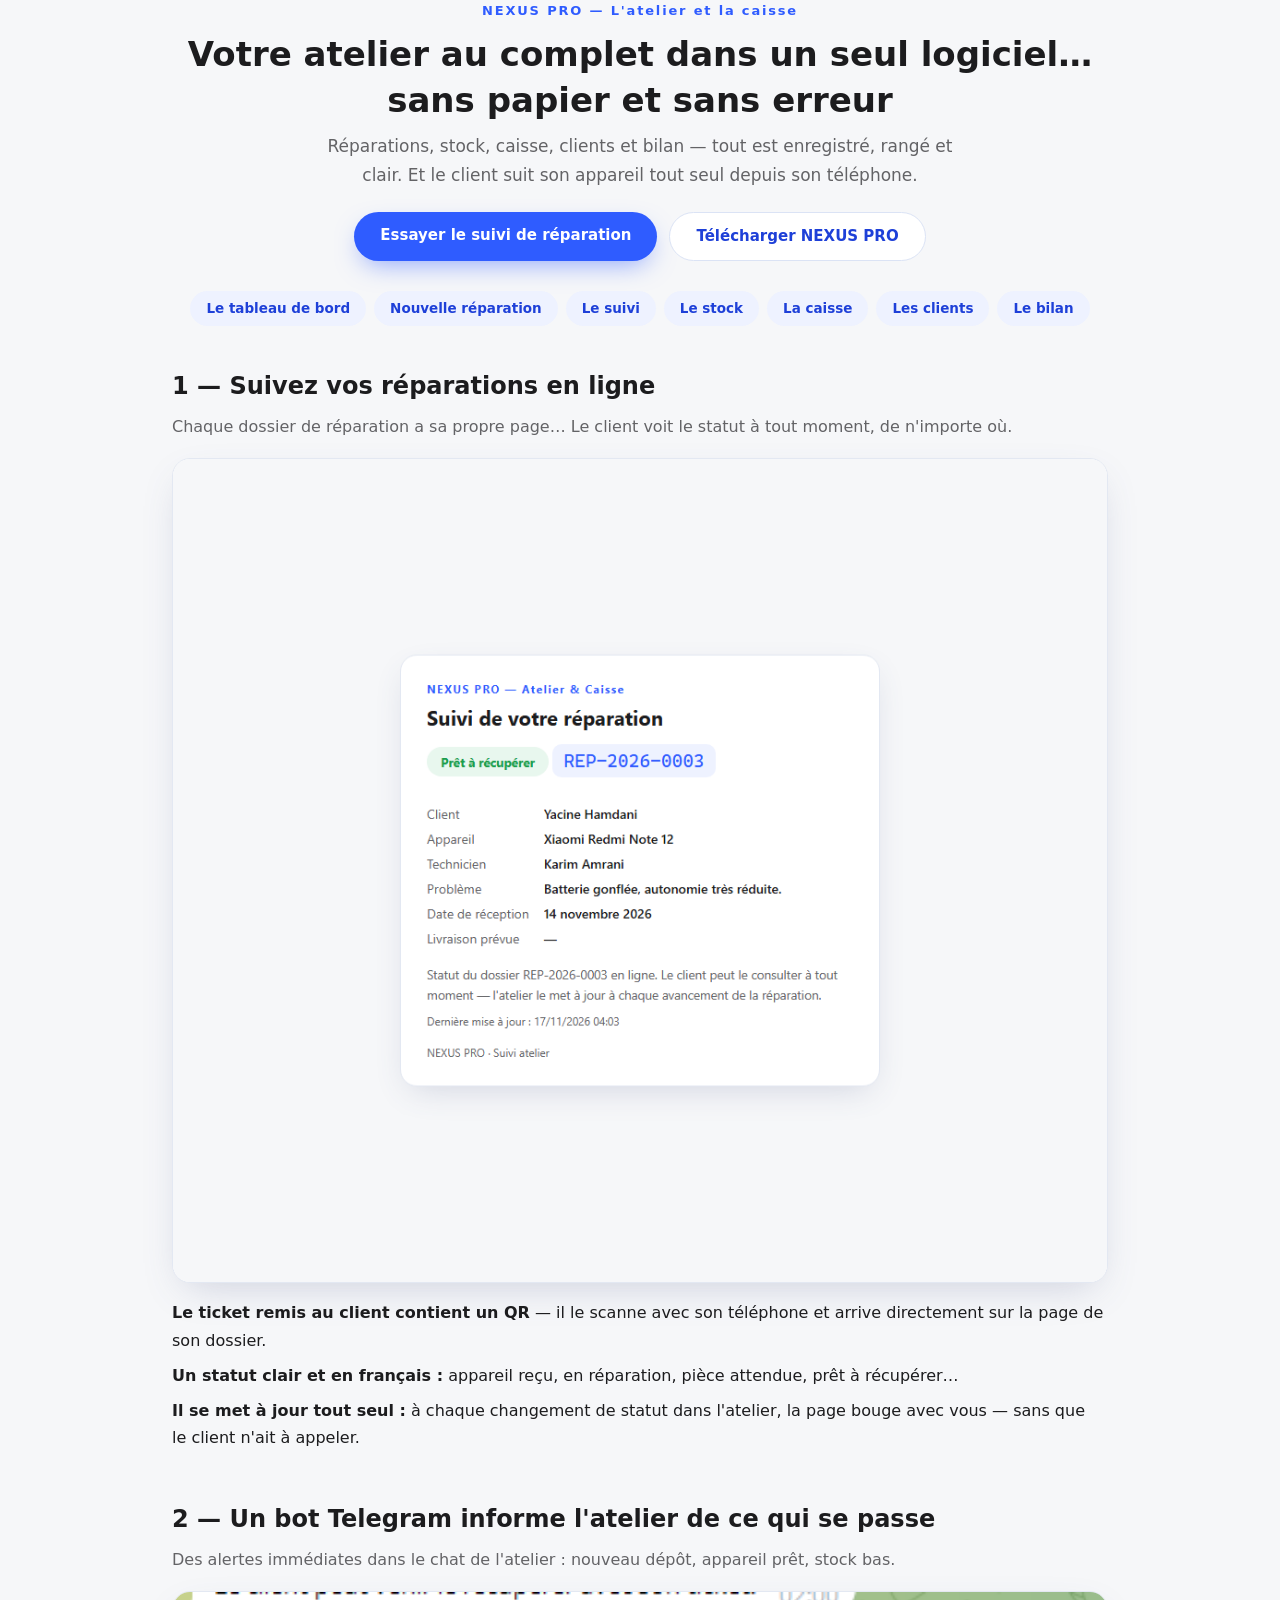
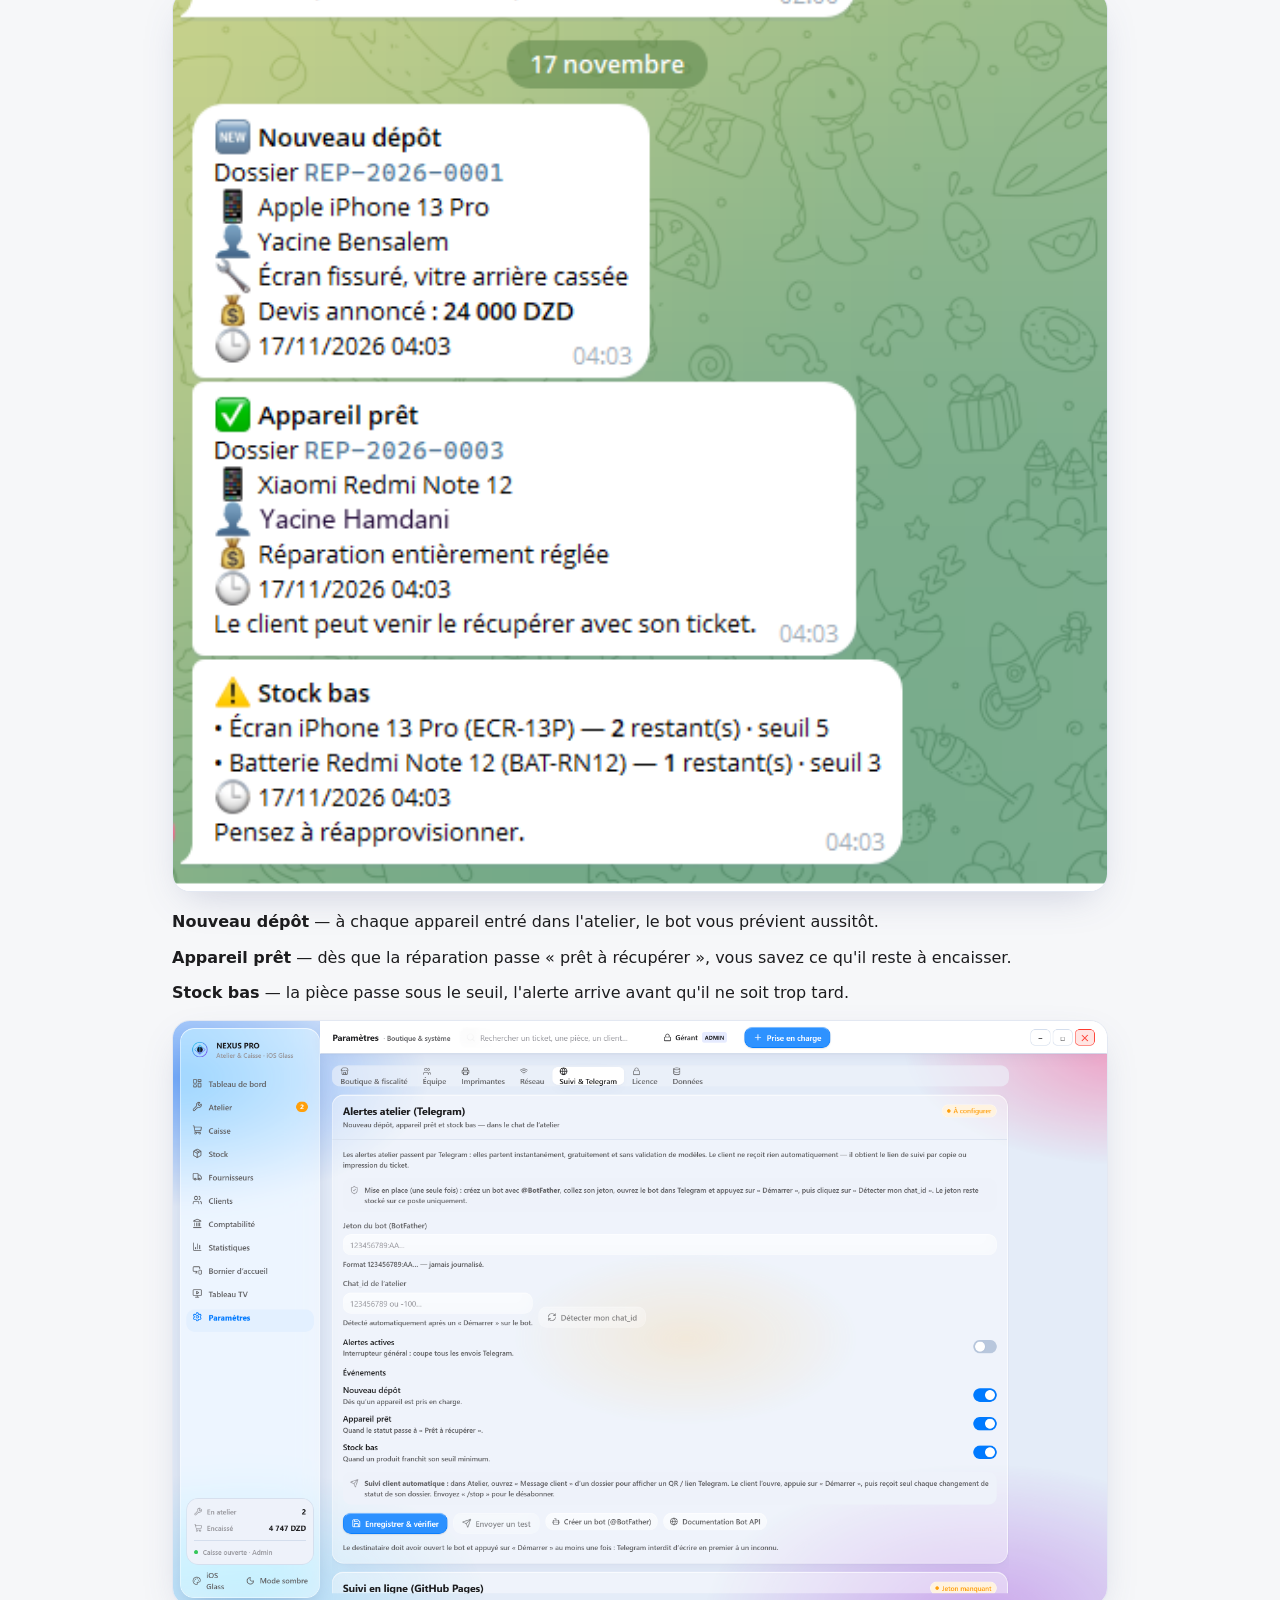
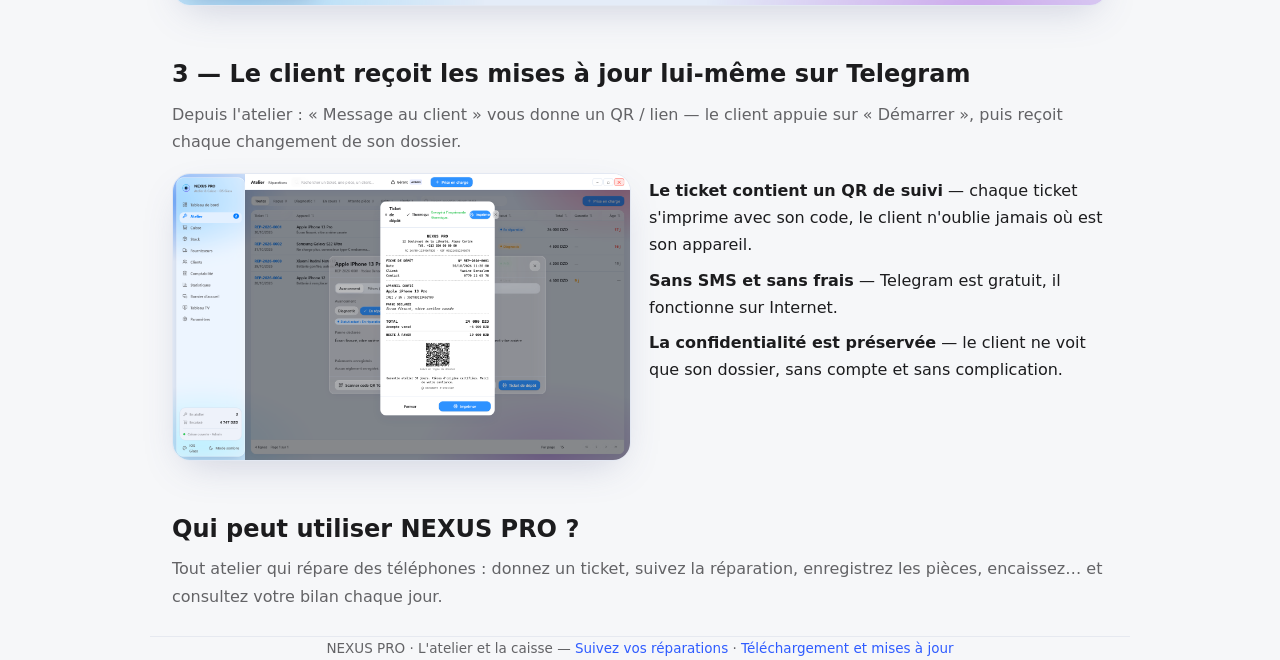
<file: docs/index.html>
<!doctype html>
<html lang="fr" dir="ltr">
<head>
  <meta charset="UTF-8" />
  <meta name="viewport" content="width=device-width, initial-scale=1.0" />
  <title>NEXUS PRO — L'atelier et la caisse dans un seul logiciel</title>
  <meta name="description" content="NEXUS PRO : le logiciel de l'atelier et de la caisse — réparations, stock, clients et tickets avec QR. Suivez vos réparations en ligne." />
  <style>
    :root { --bg: #f6f7f9; --surface: #fff; --ink: #1c1c1e; --muted: #636366; --accent: #2f5cff; --accent-ink: #1e40d8; --ok: #1a9e4b; }
    * { box-sizing: border-box; }
    body { margin: 0; font-family: 'Segoe UI', 'Tahoma', system-ui, -apple-system, sans-serif; background: var(--bg); color: var(--ink); line-height: 1.7; }
    a { color: var(--accent); text-decoration: none; }
    .wrap { max-width: 980px; margin: 0 auto; padding: 0 22px; }

    header { padding: 46px 0 10px; text-align: center; }
    .brand { font-size: 13px; letter-spacing: .14em; color: var(--accent); font-weight: 800; }
    h1 { font-size: 34px; margin: 10px 0 8px; line-height: 1.35; }
    .lead { font-size: 17px; color: var(--muted); max-width: 640px; margin: 0 auto; }
    .cta { display: flex; gap: 12px; justify-content: center; flex-wrap: wrap; margin-top: 22px; }
    .btn { display: inline-block; padding: 11px 26px; border-radius: 999px; font-weight: 700; font-size: 15px; }
    .btn-primary { background: var(--accent); color: #fff; box-shadow: 0 10px 26px -8px rgba(47,92,255,.55); }
    .btn-ghost { background: #fff; color: var(--accent-ink); border: 1px solid #dbe3f5; }

    .chips { display: flex; gap: 8px; flex-wrap: wrap; justify-content: center; margin: 30px auto 0; padding: 0; list-style: none; }
    .chips li { background: #eef2ff; color: var(--accent-ink); border-radius: 999px; padding: 6px 16px; font-size: 13.5px; font-weight: 700; }

    section { padding: 40px 0 8px; }
    section h2 { font-size: 24px; margin: 0 0 6px; }
    section p.sub { color: var(--muted); margin: 0 0 18px; }
    .shot { background: var(--surface); border: 1px solid #e3e8f2; border-radius: 18px; box-shadow: 0 14px 40px -14px rgba(80,90,140,.28); overflow: hidden; }
    .shot img { display: block; width: 100%; height: auto; }
    .points { margin: 16px 0 0; padding: 0; list-style: none; display: grid; gap: 8px; }
    .points li { padding-right: 4px; }
    .points b { color: var(--ink); }

    .grid2 { display: grid; grid-template-columns: 1fr 1fr; gap: 18px; align-items: start; }
    @media (max-width: 760px) { .grid2 { grid-template-columns: 1fr; } }

    footer { margin-top: 46px; padding: 26px 0 34px; border-top: 1px solid #e6e9f0; color: var(--muted); font-size: 13.5px; text-align: center; }
  </style>
</head>
<body>
  <header class="wrap">
    <div class="brand">NEXUS PRO — L'atelier et la caisse</div>
    <h1>Votre atelier au complet dans un seul logiciel… sans papier et sans erreur</h1>
    <p class="lead">
      Réparations, stock, caisse, clients et bilan — tout est enregistré, rangé et clair.
      Et le client suit son appareil tout seul depuis son téléphone.
    </p>
    <div class="cta">
      <a class="btn btn-primary" href="suivi/">Essayer le suivi de réparation</a>
      <a class="btn btn-ghost" href="https://github.com/mohlinkinpark1-prog/nexus-pro-releases/releases/latest">Télécharger NEXUS PRO</a>
    </div>
    <ul class="chips">
      <li>Le tableau de bord</li>
      <li>Nouvelle réparation</li>
      <li>Le suivi</li>
      <li>Le stock</li>
      <li>La caisse</li>
      <li>Les clients</li>
      <li>Le bilan</li>
    </ul>
  </header>

  <main class="wrap">
    <section>
      <h2>1 — Suivez vos réparations en ligne</h2>
      <p class="sub">Chaque dossier de réparation a sa propre page… Le client voit le statut à tout moment, de n'importe où.</p>
      <div class="shot"><img src="assets/site-suivi.png" alt="Page de suivi de réparation" loading="lazy" /></div>
      <ul class="points">
        <li><b>Le ticket remis au client contient un QR</b> — il le scanne avec son téléphone et arrive directement sur la page de son dossier.</li>
        <li><b>Un statut clair et en français :</b> appareil reçu, en réparation, pièce attendue, prêt à récupérer…</li>
        <li><b>Il se met à jour tout seul :</b> à chaque changement de statut dans l'atelier, la page bouge avec vous — sans que le client n'ait à appeler.</li>
      </ul>
    </section>

    <section>
      <h2>2 — Un bot Telegram informe l'atelier de ce qui se passe</h2>
      <p class="sub">Des alertes immédiates dans le chat de l'atelier : nouveau dépôt, appareil prêt, stock bas.</p>
      <div class="shot"><img src="assets/tg-chat.png" alt="Le vrai chat Telegram — alertes du bot" loading="lazy" /></div>
      <ul class="points">
        <li><b>Nouveau dépôt</b> — à chaque appareil entré dans l'atelier, le bot vous prévient aussitôt.</li>
        <li><b>Appareil prêt</b> — dès que la réparation passe « prêt à récupérer », vous savez ce qu'il reste à encaisser.</li>
        <li><b>Stock bas</b> — la pièce passe sous le seuil, l'alerte arrive avant qu'il ne soit trop tard.</li>
      </ul>
      <div class="shot" style="margin-top: 14px;"><img src="assets/app-telegram.png" alt="Réglages du bot Telegram dans le logiciel" loading="lazy" /></div>
    </section>

    <section>
      <h2>3 — Le client reçoit les mises à jour lui-même sur Telegram</h2>
      <p class="sub">Depuis l'atelier : « Message au client » vous donne un QR / lien — le client appuie sur « Démarrer », puis reçoit chaque changement de son dossier.</p>
      <div class="grid2">
        <div class="shot"><img src="assets/app-ticket-qr.png" alt="Ticket avec le QR de suivi" loading="lazy" /></div>
        <ul class="points" style="margin-top: 4px;">
          <li><b>Le ticket contient un QR de suivi</b> — chaque ticket s'imprime avec son code, le client n'oublie jamais où est son appareil.</li>
          <li><b>Sans SMS et sans frais</b> — Telegram est gratuit, il fonctionne sur Internet.</li>
          <li><b>La confidentialité est préservée</b> — le client ne voit que son dossier, sans compte et sans complication.</li>
        </ul>
      </div>
    </section>

    <section>
      <h2>Qui peut utiliser NEXUS PRO ?</h2>
      <p class="sub">Tout atelier qui répare des téléphones : donnez un ticket, suivez la réparation, enregistrez les pièces, encaissez… et consultez votre bilan chaque jour.</p>
    </section>
  </main>

  <footer class="wrap">
    NEXUS PRO · L'atelier et la caisse —
    <a href="suivi/">Suivez vos réparations</a> ·
    <a href="https://github.com/mohlinkinpark1-prog/nexus-pro-releases/releases">Téléchargement et mises à jour</a>
  </footer>
</body>
</html>
</file>
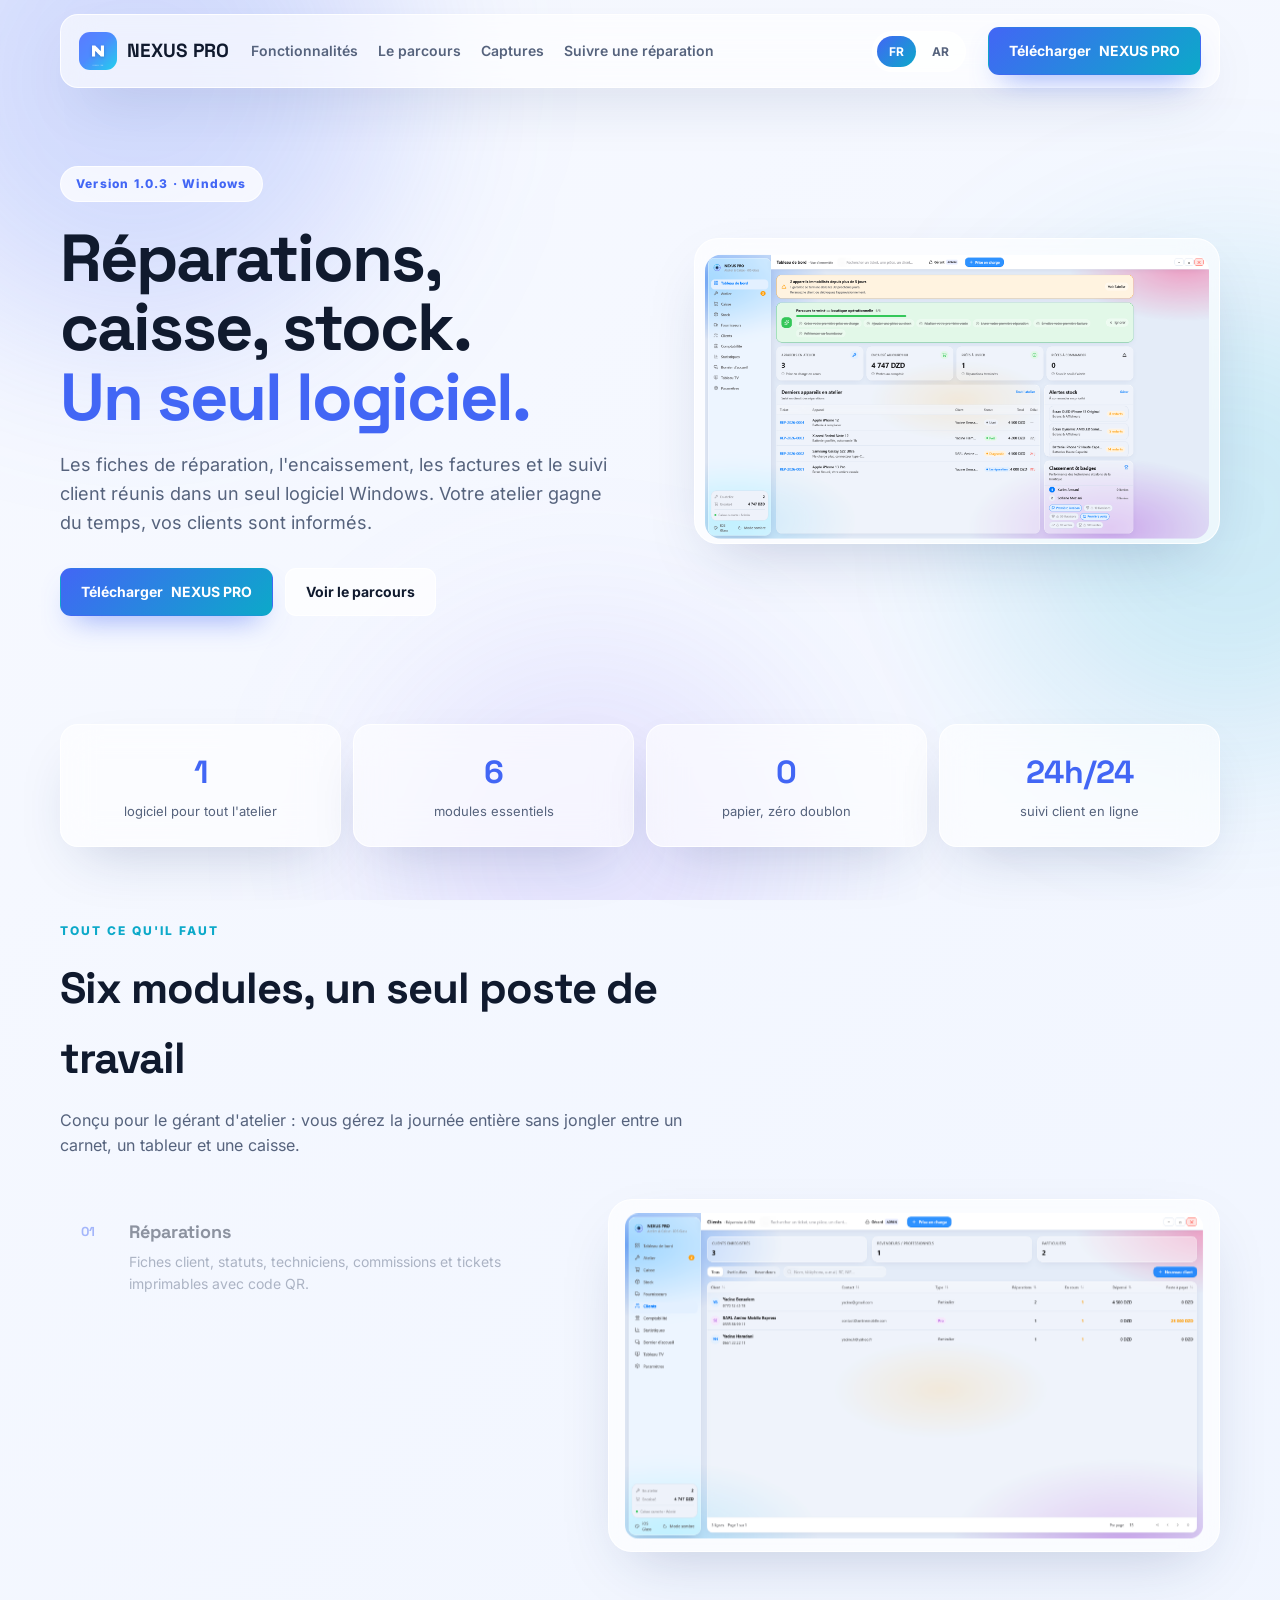
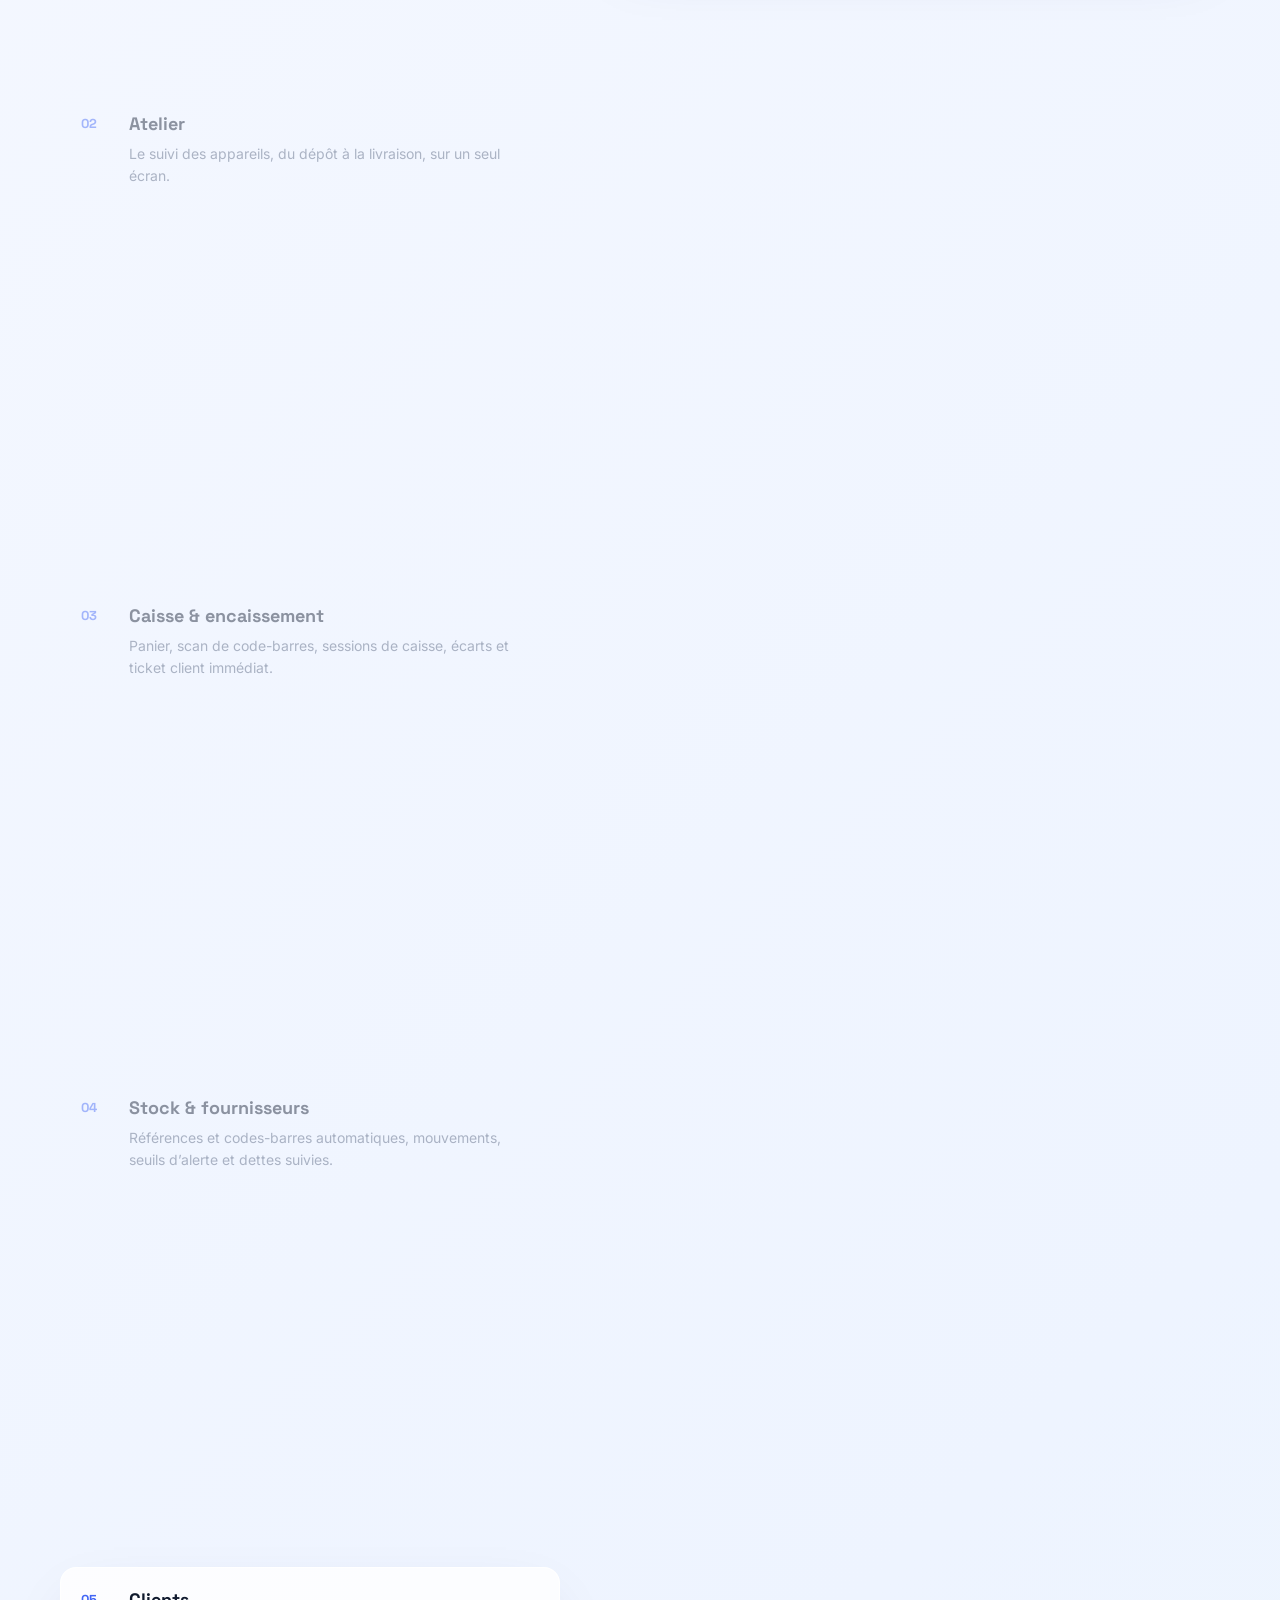
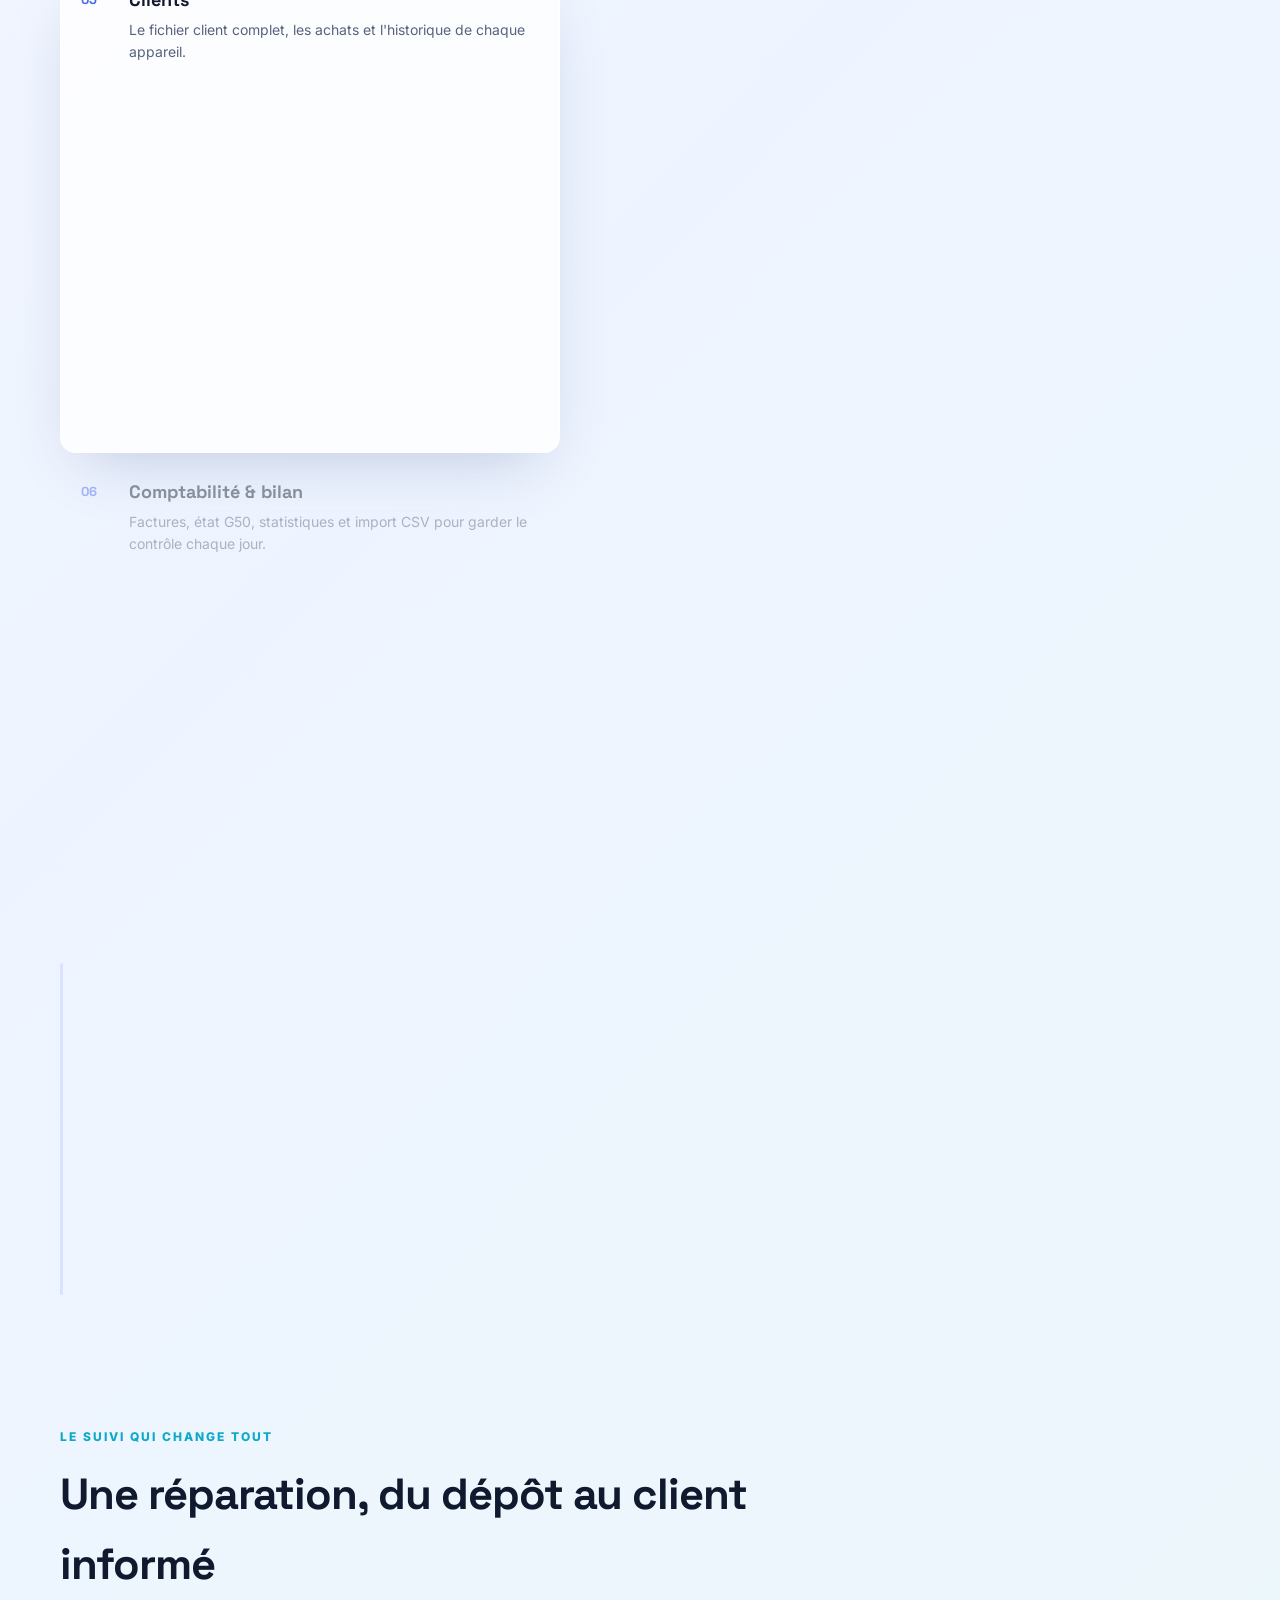
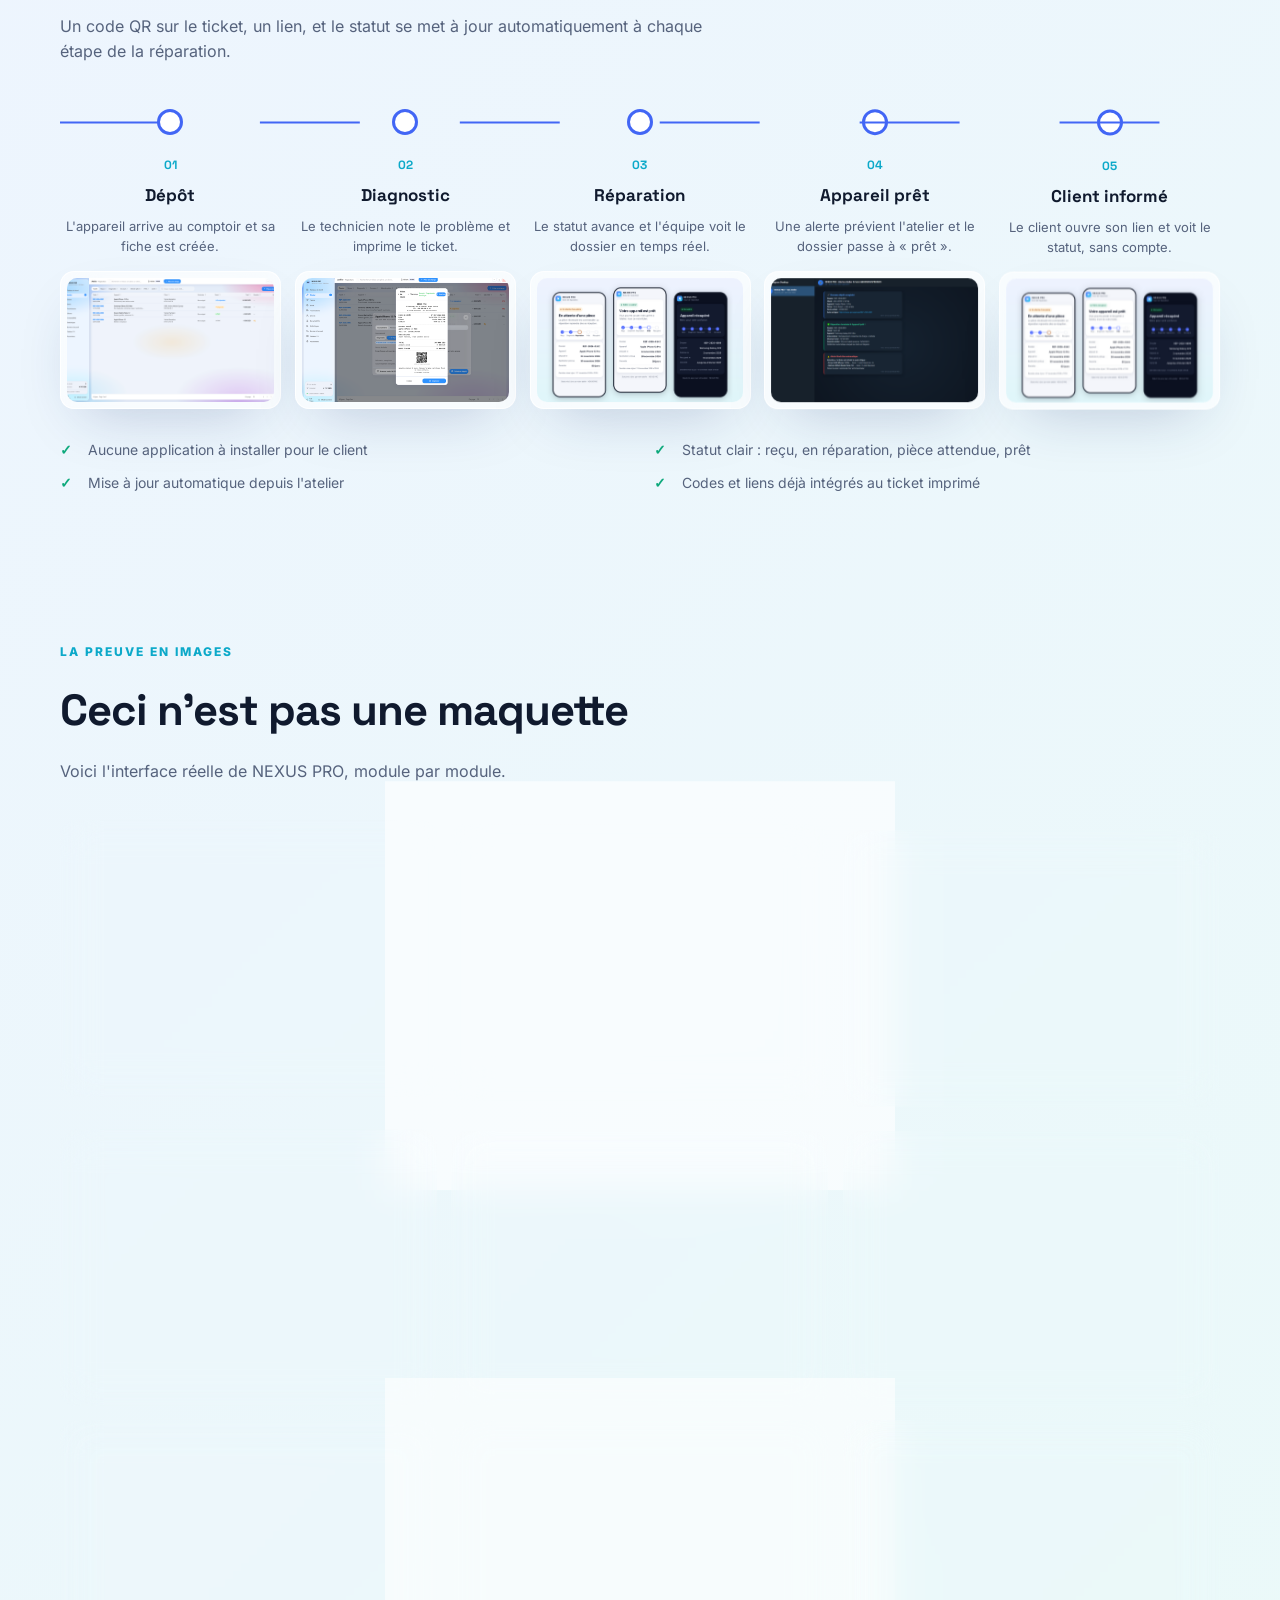
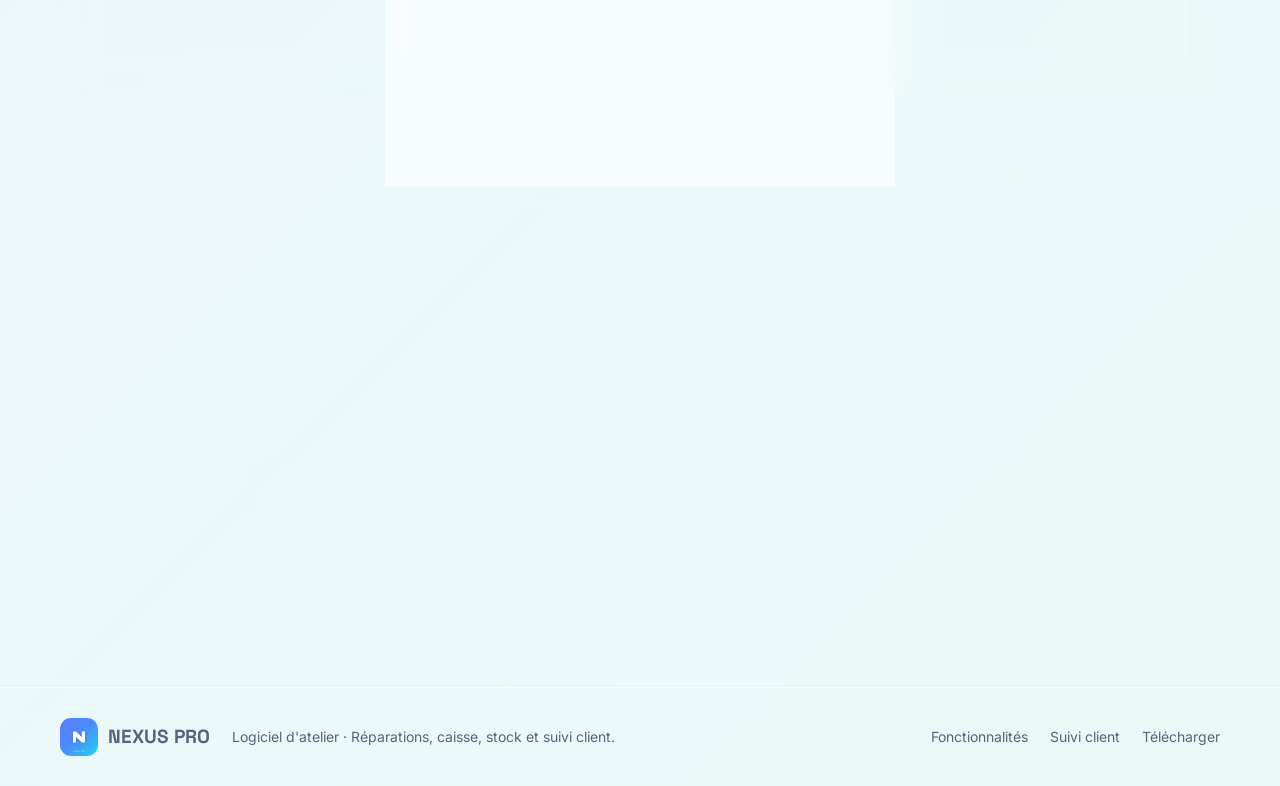
<file: docs/landing/index.html>
<!doctype html>
<html lang="fr">
  <head>
    <meta charset="UTF-8" />
    <meta name="viewport" content="width=device-width, initial-scale=1.0" />
    <link rel="icon" type="image/png" href="./logo-nexuspro.png" />
    <meta
      name="description"
      content="Réparations, caisse, factures et stock : tout votre atelier dans un seul logiciel Windows. NEXUS PRO."
    />
    <title>NEXUS PRO — Réparations, caisse, stock. Un seul logiciel.</title>
    <script type="module" crossorigin src="./assets/index-Ba8qrco7.js"></script>
    <link rel="stylesheet" crossorigin href="./assets/index-C7ZXWmYJ.css">
  </head>
  <body>
    <div id="root"></div>
  </body>
</html>
</file>
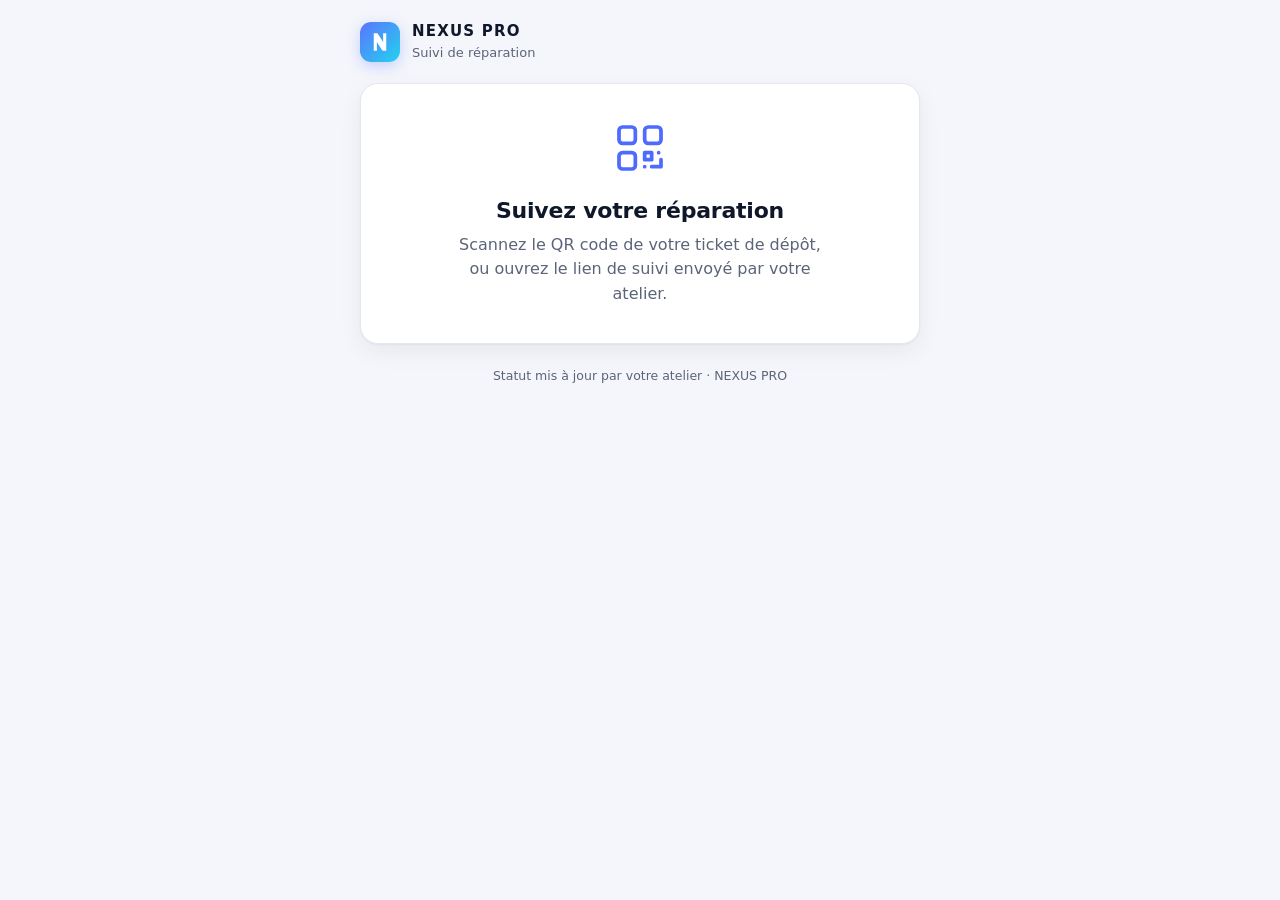
<file: docs/suivi/index.html>
<!doctype html>
<html lang="fr">
<head>
<meta charset="utf-8">
<meta name="viewport" content="width=device-width, initial-scale=1, viewport-fit=cover">
<meta name="robots" content="noindex">
<meta name="theme-color" content="#4f6bff">
<title>Suivi de réparation — NEXUS PRO</title>
<link rel="icon" href="data:image/svg+xml,%3Csvg xmlns='http://www.w3.org/2000/svg' viewBox='0 0 64 64'%3E%3Cdefs%3E%3ClinearGradient id='g' x1='0' y1='0' x2='1' y2='1'%3E%3Cstop offset='0' stop-color='%235b74ff'/%3E%3Cstop offset='1' stop-color='%2322d3ee'/%3E%3C/linearGradient%3E%3C/defs%3E%3Crect width='64' height='64' rx='14' fill='url(%23g)'/%3E%3Cpath d='M22 46V18h6l9 14V18h5v28h-6l-9-14v14z' fill='%23fff'/%3E%3C/svg%3E">
<style>
  :root{
    --bg:#f4f6fb; --surface:#fff; --ink:#0f172a; --muted:#5b6478; --line:#e3e7f0;
    --brand:#4f6bff; --brand-2:#22c3e6;
    --info:#3b5bfd; --info-bg:#eef1ff;
    --warn:#b45309; --warn-bg:#fff4e0;
    --ok:#047857;   --ok-bg:#e6f7ef;
    --danger:#c42b3b; --danger-bg:#fdecee;
    --radius:18px;
    color-scheme: light dark;
  }
  @media (prefers-color-scheme: dark){
    :root{
      --bg:#0b1020; --surface:#131a2e; --ink:#e8ecf6; --muted:#9aa4bd; --line:#232c45;
      --info:#8ea2ff; --info-bg:#1c2547; --warn:#f5b454; --warn-bg:#33270f;
      --ok:#4ad7a0; --ok-bg:#0f2f25; --danger:#ff7b88; --danger-bg:#3a1820;
    }
  }
  *{box-sizing:border-box}
  html,body{margin:0}
  body{
    min-height:100vh; background:var(--bg); color:var(--ink);
    font:16px/1.55 system-ui,-apple-system,"Segoe UI",Roboto,"Helvetica Neue",Arial,sans-serif;
    -webkit-font-smoothing:antialiased;
    padding:env(safe-area-inset-top) 16px env(safe-area-inset-bottom);
  }
  .shell{max-width:560px;margin:0 auto;padding:20px 0 32px}

  /* En-tête */
  .top{display:flex;align-items:center;gap:12px;margin-bottom:20px}
  .logo{width:40px;height:40px;flex:none;border-radius:11px;box-shadow:0 4px 14px rgba(79,107,255,.28)}
  .top b{display:block;font-size:15px;letter-spacing:.08em}
  .top span{display:block;font-size:13px;color:var(--muted)}

  .card{background:var(--surface);border:1px solid var(--line);border-radius:var(--radius);
        box-shadow:0 1px 2px rgba(15,23,42,.04),0 8px 24px rgba(15,23,42,.06);overflow:hidden}
  .card + .card{margin-top:14px}
  .pad{padding:22px}

  /* Statut */
  .hero{padding:24px 22px 20px;border-bottom:1px solid var(--line)}
  .badge{display:inline-flex;align-items:center;gap:8px;padding:6px 12px;border-radius:999px;
         font-size:13px;font-weight:700;background:var(--info-bg);color:var(--info)}
  .badge::before{content:"";width:8px;height:8px;border-radius:50%;background:currentColor}
  .badge[data-tone="warn"]{background:var(--warn-bg);color:var(--warn)}
  .badge[data-tone="ok"]{background:var(--ok-bg);color:var(--ok)}
  .badge[data-tone="danger"]{background:var(--danger-bg);color:var(--danger)}
  h1{font-size:26px;line-height:1.2;margin:14px 0 6px;letter-spacing:-.01em}
  .lead{margin:0;color:var(--muted)}

  /* Étapes */
  .steps{list-style:none;margin:0;padding:20px 22px 22px;display:grid;grid-template-columns:repeat(5,1fr);gap:6px}
  .steps li{position:relative;text-align:center;font-size:12px;color:var(--muted);padding-top:30px}
  .steps li::before{content:"";position:absolute;top:0;left:50%;transform:translateX(-50%);
        width:22px;height:22px;border-radius:50%;background:var(--surface);border:2px solid var(--line);z-index:1}
  .steps li::after{content:"";position:absolute;top:10px;left:calc(-50% + 11px);width:calc(100% - 22px + 6px);
        height:2px;background:var(--line)}
  .steps li:first-child::after{display:none}
  .steps li.done::before{background:var(--brand);border-color:var(--brand)}
  .steps li.done::after,.steps li.current::after{background:var(--brand)}
  .steps li.current{color:var(--ink);font-weight:700}
  .steps li.current::before{border-color:var(--brand);box-shadow:0 0 0 5px color-mix(in srgb,var(--brand) 18%,transparent);
        background:var(--surface)}
  .steps li.done::before{background-image:url("data:image/svg+xml,%3Csvg xmlns='http://www.w3.org/2000/svg' viewBox='0 0 24 24'%3E%3Cpath d='M9.5 16.2 5.8 12.5l-1.4 1.4 5.1 5.1L20 8.5l-1.4-1.4z' fill='%23fff'/%3E%3C/svg%3E");
        background-size:16px;background-position:center;background-repeat:no-repeat}
  .steps.paused li.current::before{border-color:var(--warn);box-shadow:0 0 0 5px color-mix(in srgb,var(--warn) 20%,transparent)}

  /* Détails */
  dl{margin:0;display:grid;grid-template-columns:auto 1fr;gap:12px 16px}
  dt{color:var(--muted);font-size:14px}
  dd{margin:0;font-weight:600;text-align:right;word-break:break-word}
  .num{font-family:ui-monospace,"SF Mono",Consolas,monospace;letter-spacing:.02em}
  .maj{margin:16px 0 0;padding-top:14px;border-top:1px solid var(--line);font-size:13px;color:var(--muted)}

  /* États vides / erreurs */
  .empty{text-align:center;padding:36px 24px}
  .empty svg{width:56px;height:56px;color:var(--brand);margin-bottom:10px}
  .empty h1{font-size:22px;margin-top:4px}
  .empty p{color:var(--muted);margin:8px auto 0;max-width:36ch}

  /* Chargement */
  .sk{background:linear-gradient(90deg,var(--line) 25%,color-mix(in srgb,var(--line) 50%,var(--surface)) 50%,var(--line) 75%);
      background-size:200% 100%;animation:sk 1.2s infinite linear;border-radius:8px}
  @keyframes sk{to{background-position:-200% 0}}
  @media (prefers-reduced-motion:reduce){.sk{animation:none}}

  footer{text-align:center;color:var(--muted);font-size:12.5px;margin-top:22px}
  [hidden]{display:none !important}

  @media (max-width:380px){
    .steps{padding-left:14px;padding-right:14px}
    .steps li{font-size:11px}
    h1{font-size:23px}
  }
</style>
</head>
<body>
<div class="shell">
  <header class="top">
    <svg class="logo" viewBox="0 0 64 64" aria-hidden="true">
      <defs><linearGradient id="lg" x1="0" y1="0" x2="1" y2="1"><stop offset="0" stop-color="#5b74ff"/><stop offset="1" stop-color="#22d3ee"/></linearGradient></defs>
      <rect width="64" height="64" rx="14" fill="url(#lg)"/>
      <path d="M22 46V18h6l9 14V18h5v28h-6l-9-14v14z" fill="#fff"/>
    </svg>
    <div><b>NEXUS PRO</b><span>Suivi de réparation</span></div>
  </header>

  <!-- Chargement -->
  <section id="loading" class="card pad" aria-busy="true" aria-label="Chargement du suivi">
    <div class="sk" style="width:120px;height:26px;border-radius:999px"></div>
    <div class="sk" style="width:75%;height:28px;margin-top:16px"></div>
    <div class="sk" style="width:55%;height:18px;margin-top:10px"></div>
    <div class="sk" style="width:100%;height:60px;margin-top:22px"></div>
  </section>

  <!-- Dossier -->
  <main id="dossier" hidden>
    <section class="card" aria-live="polite">
      <div class="hero">
        <span class="badge" id="badge" data-tone="info">—</span>
        <h1 id="title">—</h1>
        <p class="lead" id="lead"></p>
      </div>
      <ol class="steps" id="steps" aria-label="Étapes de la réparation">
        <li data-step="RECU">Reçu</li>
        <li data-step="EN_DIAGNOSTIC">Diagnostic</li>
        <li data-step="EN_REPARATION">Réparation</li>
        <li data-step="REPARE">Prêt</li>
        <li data-step="LIVRE">Récupéré</li>
      </ol>
    </section>

    <section class="card pad">
      <dl>
        <dt>Dossier</dt><dd class="num" id="numero">—</dd>
        <dt id="appareil-dt">Appareil</dt><dd id="appareil">—</dd>
        <dt id="reception-dt">Déposé le</dt><dd id="reception">—</dd>
        <dt id="restitution-dt">Restitution</dt><dd id="restitution">—</dd>
        <dt id="garantie-dt">Garantie</dt><dd id="garantie">—</dd>
      </dl>
      <p class="maj" id="maj" hidden></p>
    </section>
  </main>

  <!-- Aucun dossier dans le lien -->
  <section id="empty" class="card empty" hidden>
    <svg viewBox="0 0 24 24" fill="none" stroke="currentColor" stroke-width="1.6" stroke-linecap="round" stroke-linejoin="round" aria-hidden="true">
      <rect x="3" y="3" width="7" height="7" rx="1.5"/><rect x="14" y="3" width="7" height="7" rx="1.5"/><rect x="3" y="14" width="7" height="7" rx="1.5"/>
      <path d="M14 14h3v3h-3zM20 14v.01M14 20h.01M17 20h4v-3"/>
    </svg>
    <h1>Suivez votre réparation</h1>
    <p>Scannez le QR code de votre ticket de dépôt, ou ouvrez le lien de suivi envoyé par votre atelier.</p>
  </section>

  <footer>Statut mis à jour par votre atelier · NEXUS PRO</footer>
</div>

<script>
(function () {
  'use strict';

  var STATUS = {
    RECU:          { label: 'Appareil reçu',        tone: 'info',   step: 0, title: 'Votre appareil est bien arrivé',   lead: 'L’atelier va l’examiner très prochainement.' },
    EN_DIAGNOSTIC: { label: 'Diagnostic en cours',  tone: 'info',   step: 1, title: 'Diagnostic en cours',              lead: 'Un technicien recherche l’origine de la panne.' },
    EN_REPARATION: { label: 'Réparation en cours',  tone: 'info',   step: 2, title: 'Réparation en cours',              lead: 'Votre appareil est entre les mains du technicien.' },
    ATTENTE_PIECE: { label: 'En attente d’une pièce', tone: 'warn', step: 2, title: 'En attente d’une pièce',           lead: 'La pièce nécessaire est commandée. La réparation reprendra dès sa réception.' },
    REPARE:        { label: 'Prêt à récupérer',     tone: 'ok',     step: 3, title: 'Votre appareil est prêt',          lead: 'Vous pouvez passer le récupérer à l’atelier, muni de votre ticket.' },
    LIVRE:         { label: 'Récupéré',             tone: 'ok',     step: 4, title: 'Appareil récupéré',                lead: 'Merci pour votre confiance.' },
    ANNULE:        { label: 'Dossier annulé',       tone: 'danger', step: -1, title: 'Dossier annulé',                  lead: 'Contactez l’atelier pour plus d’informations.' },
    INCONNU:       { label: 'Statut indisponible',  tone: 'warn',   step: -1, title: 'Statut pas encore publié',        lead: 'Les détails de ce dossier ne sont pas encore en ligne. Contactez l’atelier si besoin.' }
  };

  var $ = function (id) { return document.getElementById(id); };
  var params = new URLSearchParams(location.search);

  // Paramètres du lien : tout est vérifié, rien n'est injecté en HTML.
  var numero = (params.get('d') || '').trim().slice(0, 40);
  var urlStatus = STATUS[params.get('s')] ? params.get('s') : null;
  var urlTime = params.get('t');
  var cle = params.get('k');
  if (cle && !/^[a-f0-9]{24,64}$/.test(cle)) cle = null;
  var atelier = params.get('a');
  if (atelier && !/^[a-f0-9]{16}$/.test(atelier)) atelier = null;

  function show(id) {
    ['loading', 'dossier', 'empty'].forEach(function (x) { $(x).hidden = x !== id; });
  }

  function date(v, withTime) {
    if (!v) return '';
    var d = new Date(v);
    if (isNaN(d.getTime())) return '';
    var opts = { day: 'numeric', month: 'long', year: 'numeric' };
    if (withTime) { opts.hour = '2-digit'; opts.minute = '2-digit'; }
    return d.toLocaleString('fr-FR', opts);
  }

  function row(id, value) {
    var has = value !== null && value !== undefined && value !== '';
    $(id).textContent = has ? String(value) : '';
    $(id).hidden = !has;
    $(id + '-dt').hidden = !has;
  }

  function render(data) {
    var code = STATUS[data.statut] ? data.statut : (urlStatus || 'INCONNU');
    var meta = STATUS[code];

    var badge = $('badge');
    badge.textContent = meta.label;
    badge.setAttribute('data-tone', meta.tone);
    $('title').textContent = meta.title;
    $('lead').textContent = meta.lead;
    document.title = meta.label + ' — Suivi de réparation';

    // Étapes (masquées pour un dossier annulé).
    var steps = $('steps');
    steps.hidden = meta.step < 0;
    steps.classList.toggle('paused', code === 'ATTENTE_PIECE');
    Array.prototype.forEach.call(steps.children, function (li, i) {
      li.classList.toggle('done', i < meta.step || (code === 'LIVRE' && i === meta.step));
      li.classList.toggle('current', i === meta.step && code !== 'LIVRE');
      if (i === meta.step) li.setAttribute('aria-current', 'step'); else li.removeAttribute('aria-current');
    });

    $('numero').textContent = data.numero || numero || '—';
    row('appareil', [data.marque, data.modele].filter(Boolean).join(' '));
    row('reception', date(data.date_reception));

    var restitution = date(data.date_restitution);
    $('restitution-dt').textContent = code === 'LIVRE' ? 'Récupéré le' : 'Restitution prévue';
    row('restitution', restitution);

    var garantie = '';
    var jours = Number(data.garantie_jours);
    if (code === 'LIVRE' && jours > 0 && data.date_restitution) {
      var fin = new Date(data.date_restitution);
      if (!isNaN(fin.getTime())) {
        fin.setDate(fin.getDate() + jours);
        garantie = 'Jusqu’au ' + date(fin);
      }
    } else if (jours > 0) {
      garantie = jours + ' jours';
    }
    row('garantie', garantie);

    var maj = date(data.maj, true);
    $('maj').textContent = maj ? 'Dernière mise à jour : ' + maj : '';
    $('maj').hidden = !maj;

    show('dossier');
  }

  // Aucun dossier dans le lien : simple invitation à scanner le ticket.
  if (!numero && !cle) { show('empty'); return; }

  var fromUrl = { numero: numero, statut: urlStatus, maj: urlTime };

  // Sans clé publiée (ancien lien) : seul le statut porté par le lien.
  if (!cle) { render(fromUrl); return; }

  // Les résumés sont lus dans le dépôt de données (nexus-pro-suivi), jamais
  // à côté de la page : le jeton qui écrit les données ne peut pas toucher
  // à cette page. Lien récent : <atelier>/<clé>.json ; ancien : <clé>.json.
  var DATA_BASE = 'https://raw.githubusercontent.com/mohlinkinpark1-prog/nexus-pro-suivi/main/docs/suivi/';
  var url = new URL((atelier ? atelier + '/' : '') + cle + '.json', DATA_BASE);
  url.searchParams.set('t', Date.now());

  fetch(url.toString(), { cache: 'no-store' })
    .then(function (r) { if (!r.ok) throw new Error('http ' + r.status); return r.json(); })
    .then(function (data) {
      if (!data || typeof data !== 'object') throw new Error('format');
      // Le fichier doit appartenir à l'atelier du lien.
      if (atelier && data.atelier !== atelier) throw new Error('atelier');
      // Le statut le plus récent l'emporte (fichier publié ou lien).
      var tFile = Date.parse(data.maj || '') || 0;
      var tUrl = Date.parse(urlTime || '') || 0;
      if (urlStatus && tUrl > tFile) { data.statut = urlStatus; data.maj = urlTime; }
      render(data);
    })
    .catch(function () { render(fromUrl); });
})();
</script>
</body>
</html>
</file>
<file: docs/landing/assets/index-C7ZXWmYJ.css>
@font-face{font-family:Space Grotesk Variable;font-style:normal;font-display:swap;font-weight:300 700;src:url(./space-grotesk-vietnamese-wght-normal-D0rl6rjA.woff2) format("woff2-variations");unicode-range:U+0102-0103,U+0110-0111,U+0128-0129,U+0168-0169,U+01A0-01A1,U+01AF-01B0,U+0300-0301,U+0303-0304,U+0308-0309,U+0323,U+0329,U+1EA0-1EF9,U+20AB}@font-face{font-family:Space Grotesk Variable;font-style:normal;font-display:swap;font-weight:300 700;src:url(./space-grotesk-latin-ext-wght-normal-D9tNdqV9.woff2) format("woff2-variations");unicode-range:U+0100-02BA,U+02BD-02C5,U+02C7-02CC,U+02CE-02D7,U+02DD-02FF,U+0304,U+0308,U+0329,U+1D00-1DBF,U+1E00-1E9F,U+1EF2-1EFF,U+2020,U+20A0-20AB,U+20AD-20C0,U+2113,U+2C60-2C7F,U+A720-A7FF}@font-face{font-family:Space Grotesk Variable;font-style:normal;font-display:swap;font-weight:300 700;src:url(./space-grotesk-latin-wght-normal-BhU9QXUp.woff2) format("woff2-variations");unicode-range:U+0000-00FF,U+0131,U+0152-0153,U+02BB-02BC,U+02C6,U+02DA,U+02DC,U+0304,U+0308,U+0329,U+2000-206F,U+20AC,U+2122,U+2191,U+2193,U+2212,U+2215,U+FEFF,U+FFFD}@font-face{font-family:Inter Variable;font-style:normal;font-display:swap;font-weight:100 900;src:url(./inter-cyrillic-ext-wght-normal-BOeWTOD4.woff2) format("woff2-variations");unicode-range:U+0460-052F,U+1C80-1C8A,U+20B4,U+2DE0-2DFF,U+A640-A69F,U+FE2E-FE2F}@font-face{font-family:Inter Variable;font-style:normal;font-display:swap;font-weight:100 900;src:url(./inter-cyrillic-wght-normal-DqGufNeO.woff2) format("woff2-variations");unicode-range:U+0301,U+0400-045F,U+0490-0491,U+04B0-04B1,U+2116}@font-face{font-family:Inter Variable;font-style:normal;font-display:swap;font-weight:100 900;src:url(./inter-greek-ext-wght-normal-DlzME5K_.woff2) format("woff2-variations");unicode-range:U+1F00-1FFF}@font-face{font-family:Inter Variable;font-style:normal;font-display:swap;font-weight:100 900;src:url(./inter-greek-wght-normal-CkhJZR-_.woff2) format("woff2-variations");unicode-range:U+0370-0377,U+037A-037F,U+0384-038A,U+038C,U+038E-03A1,U+03A3-03FF}@font-face{font-family:Inter Variable;font-style:normal;font-display:swap;font-weight:100 900;src:url(./inter-vietnamese-wght-normal-CBcvBZtf.woff2) format("woff2-variations");unicode-range:U+0102-0103,U+0110-0111,U+0128-0129,U+0168-0169,U+01A0-01A1,U+01AF-01B0,U+0300-0301,U+0303-0304,U+0308-0309,U+0323,U+0329,U+1EA0-1EF9,U+20AB}@font-face{font-family:Inter Variable;font-style:normal;font-display:swap;font-weight:100 900;src:url(./inter-latin-ext-wght-normal-DO1Apj_S.woff2) format("woff2-variations");unicode-range:U+0100-02BA,U+02BD-02C5,U+02C7-02CC,U+02CE-02D7,U+02DD-02FF,U+0304,U+0308,U+0329,U+1D00-1DBF,U+1E00-1E9F,U+1EF2-1EFF,U+2020,U+20A0-20AB,U+20AD-20C0,U+2113,U+2C60-2C7F,U+A720-A7FF}@font-face{font-family:Inter Variable;font-style:normal;font-display:swap;font-weight:100 900;src:url(./inter-latin-wght-normal-Dx4kXJAl.woff2) format("woff2-variations");unicode-range:U+0000-00FF,U+0131,U+0152-0153,U+02BB-02BC,U+02C6,U+02DA,U+02DC,U+0304,U+0308,U+0329,U+2000-206F,U+20AC,U+2122,U+2191,U+2193,U+2212,U+2215,U+FEFF,U+FFFD}@font-face{font-family:Cairo Variable;font-style:normal;font-display:swap;font-weight:200 1000;src:url(./cairo-arabic-wght-normal-CJWMIGCx.woff2) format("woff2-variations");unicode-range:U+0600-06FF,U+0750-077F,U+0870-088E,U+0890-0891,U+0897-08E1,U+08E3-08FF,U+200C-200E,U+2010-2011,U+204F,U+2E41,U+FB50-FDFF,U+FE70-FE74,U+FE76-FEFC,U+102E0-102FB,U+10E60-10E7E,U+10EC2-10EC4,U+10EFC-10EFF,U+1EE00-1EE03,U+1EE05-1EE1F,U+1EE21-1EE22,U+1EE24,U+1EE27,U+1EE29-1EE32,U+1EE34-1EE37,U+1EE39,U+1EE3B,U+1EE42,U+1EE47,U+1EE49,U+1EE4B,U+1EE4D-1EE4F,U+1EE51-1EE52,U+1EE54,U+1EE57,U+1EE59,U+1EE5B,U+1EE5D,U+1EE5F,U+1EE61-1EE62,U+1EE64,U+1EE67-1EE6A,U+1EE6C-1EE72,U+1EE74-1EE77,U+1EE79-1EE7C,U+1EE7E,U+1EE80-1EE89,U+1EE8B-1EE9B,U+1EEA1-1EEA3,U+1EEA5-1EEA9,U+1EEAB-1EEBB,U+1EEF0-1EEF1}@font-face{font-family:Cairo Variable;font-style:normal;font-display:swap;font-weight:200 1000;src:url(./cairo-latin-ext-wght-normal-at8nfxId.woff2) format("woff2-variations");unicode-range:U+0100-02BA,U+02BD-02C5,U+02C7-02CC,U+02CE-02D7,U+02DD-02FF,U+0304,U+0308,U+0329,U+1D00-1DBF,U+1E00-1E9F,U+1EF2-1EFF,U+2020,U+20A0-20AB,U+20AD-20C0,U+2113,U+2C60-2C7F,U+A720-A7FF}@font-face{font-family:Cairo Variable;font-style:normal;font-display:swap;font-weight:200 1000;src:url(./cairo-latin-wght-normal-PfPtmrPZ.woff2) format("woff2-variations");unicode-range:U+0000-00FF,U+0131,U+0152-0153,U+02BB-02BC,U+02C6,U+02DA,U+02DC,U+0304,U+0308,U+0329,U+2000-206F,U+20AC,U+2122,U+2191,U+2193,U+2212,U+2215,U+FEFF,U+FFFD}:root{--ink: #101a2e;--muted: #56637d;--accent: #4266f5;--cyan: #0ca9c9;--bg-start: #f7f9ff;--bg-mid: #eef4ff;--bg-end: #eafaf8;--glass: rgba(255, 255, 255, .62);--glass-strong: rgba(255, 255, 255, .82);--stroke: rgba(255, 255, 255, .85);--shadow: 0 24px 60px -24px rgba(29, 53, 112, .25);--radius-lg: 24px;--radius-md: 20px;--radius-sm: 12px;--font-display: "Space Grotesk Variable", "Space Grotesk", "Segoe UI", sans-serif;--font-body: "Inter Variable", "Inter", "Segoe UI", Arial, sans-serif;--font-ar: "Cairo Variable", "Cairo", "Segoe UI", Arial, sans-serif}*{box-sizing:border-box}html{scroll-behavior:smooth}body{margin:0;color:var(--ink);line-height:1.6;font-family:var(--font-body);background:linear-gradient(135deg,var(--bg-start) 0%,var(--bg-mid) 48%,var(--bg-end) 100%);overflow-x:hidden;min-height:100vh}html[lang=ar] body{font-family:var(--font-ar)}h1,h2,h3{font-family:var(--font-display)}html[lang=ar] h1,html[lang=ar] h2,html[lang=ar] h3{font-family:var(--font-ar);letter-spacing:0}a{color:inherit}img{max-width:100%}button{font:inherit}:focus-visible{outline:2px solid var(--accent);outline-offset:3px}.wrap{width:min(1160px,92%);margin:0 auto}.glass{background:var(--glass);backdrop-filter:blur(18px);-webkit-backdrop-filter:blur(18px);border:1px solid var(--stroke);box-shadow:var(--shadow)}.btn{display:inline-flex;align-items:center;justify-content:center;gap:8px;padding:12px 20px;border-radius:11px;font-weight:700;font-size:14px;border:1px solid transparent;white-space:nowrap;text-decoration:none;cursor:pointer;transition:transform .2s ease,box-shadow .2s ease}.btn:hover{transform:translateY(-2px)}.btn-primary{background:linear-gradient(135deg,var(--accent),var(--cyan));color:#fff;box-shadow:0 14px 30px -14px #4266f5b3}.btn-ghost{background:#ffffffb3;border-color:#ffffffe6;color:var(--ink)}.eyebrow{color:var(--cyan);font-size:12px;font-weight:800;letter-spacing:2px;text-transform:uppercase}.card{padding:26px;border-radius:var(--radius-md)}.orbs{position:fixed;top:0;right:0;bottom:0;left:0;overflow:hidden;pointer-events:none;z-index:-1}.orb{position:absolute;border-radius:50%;filter:blur(90px)}.orb-a{width:520px;height:520px;background:#4266f533;top:-180px;left:-120px}.orb-b{width:480px;height:480px;background:#0ca9c929;top:30%;right:-180px}.orb-c{width:420px;height:420px;background:#785af01f;bottom:-160px;left:30%}.latin{unicode-bidi:isolate}@media(prefers-reduced-motion:reduce){*,*:before,*:after{animation-duration:.01ms!important;animation-iteration-count:1!important;transition-duration:.01ms!important;scroll-behavior:auto!important}}.site-header{position:sticky;top:0;z-index:20;margin:14px auto 0;border-radius:18px}.nav{display:flex;align-items:center;gap:22px;padding:12px 18px;border-radius:18px}.brand{display:inline-flex;align-items:center;gap:10px;font-family:var(--font-display);font-weight:700;font-size:19px;text-decoration:none;white-space:nowrap}.brand img{width:38px;height:38px;border-radius:11px}.nav-links{display:flex;gap:20px}.nav-links a{white-space:nowrap;color:var(--muted);font-size:14px;font-weight:600;text-decoration:none;transition:color .2s ease}.nav-links a:hover{color:var(--accent)}.grow{flex:1}.langs{display:flex;gap:4px;padding:4px;border-radius:100px;background:#ffffffb3;border:1px solid var(--stroke)}.lang-btn{border:0;background:transparent;color:var(--muted);font-weight:700;font-size:12px;padding:6px 12px;border-radius:100px;cursor:pointer;transition:background .2s ease,color .2s ease}.lang-btn[aria-pressed=true]{background:linear-gradient(135deg,var(--accent),var(--cyan));color:#fff}.hero{position:relative;padding:78px 0 56px}.hero-grid{display:grid;grid-template-columns:1.05fr .95fr;gap:52px;align-items:center}.badge{display:inline-block;padding:7px 15px;border-radius:100px;background:#ffffffbf;border:1px solid var(--stroke);font-size:12px;font-weight:800;letter-spacing:1.2px;color:var(--accent)}h1{font-size:clamp(42px,5.2vw,68px);line-height:1.05;letter-spacing:-2px;margin:22px 0 18px}h1 span{color:var(--accent)}.hero-lead{font-size:18px;color:var(--muted);max-width:560px;margin:0}.actions{display:flex;gap:12px;flex-wrap:wrap;margin-top:30px}.hero-visual{padding:10px;border-radius:var(--radius-lg);overflow:hidden}.hero-visual img{width:100%;display:block;border-radius:16px}.stats{display:grid;grid-template-columns:repeat(4,1fr);gap:12px;margin-top:52px}.stat{border-radius:18px;padding:22px;text-align:center}.stat b{display:block;font-family:var(--font-display);font-size:32px;color:var(--accent)}.stat span{font-size:13px;color:var(--muted)}section{padding:70px 0}.section-head{max-width:720px}h2{font-size:clamp(30px,3.4vw,44px);letter-spacing:-1px;margin:12px 0 14px}.sub{color:var(--muted);max-width:650px;font-size:16px;margin:0}.modules{display:grid;grid-template-columns:.9fr 1.1fr;gap:48px;margin-top:40px}.module-list{display:grid;gap:6px}.module-item{display:grid;grid-template-columns:34px 1fr;gap:14px;align-items:start;padding:18px 20px;border-radius:16px;border:1px solid transparent;background:transparent;opacity:.45;min-height:54vh;transition:opacity .3s ease,background .3s ease,border-color .3s ease}.module-item.active{opacity:1;background:var(--glass-strong);border-color:var(--stroke);box-shadow:var(--shadow)}.module-num{font-family:var(--font-display);font-size:13px;font-weight:700;color:var(--accent);padding-top:4px}.module-copy h3{font-size:18px;margin:0 0 4px}.module-copy p{color:var(--muted);font-size:14px;margin:0}.module-visual{position:sticky;top:110px;align-self:start}.module-frame{padding:10px;border-radius:var(--radius-lg);overflow:hidden}.module-frame img,.module-inline-shot img{width:100%;height:auto;display:block;border-radius:14px}.module-inline-shot{display:none}.progress-rail{width:3px;height:100%;min-height:320px;background:#4266f51f;border-radius:100px;overflow:hidden;margin-top:12px}.progress-fill{width:100%;height:100%;transform-origin:top;background:linear-gradient(180deg,var(--accent),var(--cyan));border-radius:100px}.journey{margin-top:44px}.steps{position:relative;display:grid;grid-template-columns:repeat(5,1fr);gap:14px}.step{position:relative;text-align:center;padding-top:42px}.journey-line{position:absolute;inset-inline:0;top:12px;width:100%;height:3px;z-index:1}.step-dot{position:absolute;top:0;inset-inline-start:50%;transform:translate(-50%);width:26px;height:26px;border-radius:50%;background:#fff;border:3px solid var(--accent);z-index:2}html[dir=rtl] .step-dot{transform:translate(50%)}.step-num{font-family:var(--font-display);font-size:12px;font-weight:700;color:var(--cyan)}.step h3{font-size:17px;margin:6px 0}.step p{font-size:13px;color:var(--muted);margin:0 0 14px}.stage{aspect-ratio:16 / 10;border-radius:14px;overflow:hidden;padding:6px}.stage img{width:100%;height:100%;object-fit:cover;border-radius:10px;display:block}.checks{list-style:none;padding:0;margin:30px 0 0;display:grid;grid-template-columns:repeat(2,1fr);gap:10px 28px}.checks li{position:relative;padding-inline-start:28px;color:var(--muted);font-size:14px}.checks li:before{content:"✓";position:absolute;inset-inline-start:0;color:#0ea97c;font-weight:800}.mosaic-grid{display:grid;grid-template-columns:repeat(3,1fr);gap:14px;margin-top:36px}.mosaic-item{margin:0;border-radius:16px;overflow:hidden;padding:8px}.mosaic-item img{width:100%;aspect-ratio:16 / 10;object-fit:cover;display:block;border-radius:12px}.mosaic-caption{font-size:12px;font-weight:700;color:var(--muted);padding:10px 6px 4px}.cta-card{text-align:center;border-radius:26px;padding:56px 24px}.cta-card .sub{margin:0 auto}.cta-card .actions{justify-content:center}.cta-arrow{display:inline-block;transition:transform .2s ease}.btn:hover .cta-arrow{transform:translate(4px)}html[dir=rtl] .btn:hover .cta-arrow{transform:translate(-4px)}footer{border-top:1px solid rgba(255,255,255,.8);padding:30px 0;color:var(--muted);font-size:14px;margin-top:40px}.foot{display:flex;gap:22px;flex-wrap:wrap;align-items:center}.foot a{text-decoration:none}.foot a:hover{color:var(--accent)}@media(max-width:1023px){.steps{grid-template-columns:repeat(2,1fr);row-gap:34px}.journey-line{display:none}}@media(max-width:1180px){.nav{gap:16px}.nav-links{gap:14px}.site-header .btn .latin{display:none}}@media(max-width:900px){.hero-grid,.modules,.checks{grid-template-columns:1fr}.mosaic-grid,.stats{grid-template-columns:repeat(2,1fr)}.nav{flex-wrap:wrap;row-gap:8px}.nav-links{order:10;flex-basis:100%;gap:18px;overflow-x:auto;padding:2px 2px 4px;scrollbar-width:none;-webkit-mask-image:linear-gradient(to right,#000 85%,transparent);mask-image:linear-gradient(to right,#000 85%,transparent)}[dir=rtl] .nav-links{-webkit-mask-image:linear-gradient(to left,#000 85%,transparent);mask-image:linear-gradient(to left,#000 85%,transparent)}.nav-links::-webkit-scrollbar{display:none}.module-visual{display:none}.module-inline-shot{display:block;margin-top:12px}.module-item{min-height:auto;opacity:1}.progress-rail{display:none}}@media(max-width:640px){.steps,.mosaic-grid{grid-template-columns:1fr}.hero{padding-top:52px}.nav{gap:10px;padding:10px 12px}.brand{font-size:16px}.site-header .brand .latin,.site-header .btn .latin{display:none}}.capture-zoom{display:block;width:100%;padding:0;border:0;border-radius:14px;background:transparent;color:inherit;font:inherit;cursor:zoom-in}.capture-zoom:focus-visible{outline:2px solid var(--accent);outline-offset:3px}.stage .capture-zoom{height:100%}.lightbox{position:fixed;top:0;right:0;bottom:0;left:0;z-index:100;display:grid;grid-template-columns:auto minmax(0,1fr) auto;align-items:center;gap:12px;padding:clamp(12px,3vw,32px);background:#090e1ee0;-webkit-backdrop-filter:blur(14px);backdrop-filter:blur(14px);color:#fff}.lightbox-figure{display:flex;flex-direction:column;align-items:center;gap:12px;min-width:0;margin:0}.lightbox-figure img{display:block;width:auto;height:auto;max-width:min(92vw,1400px);max-height:82vh;object-fit:contain;border-radius:14px;box-shadow:0 24px 80px #00000073}.lightbox-caption{display:flex;align-items:center;justify-content:center;flex-wrap:wrap;gap:14px;font-size:14px;font-weight:600;text-align:center}.lightbox-count{font-size:13px;font-variant-numeric:tabular-nums;opacity:.7}.lightbox-close,.lightbox-nav{display:grid;place-items:center;min-width:48px;min-height:48px;padding:0;border:1px solid rgba(255,255,255,.25);border-radius:50%;background:#ffffff1a;color:#fff;font-size:28px;line-height:1;cursor:pointer;transition:background .2s ease,transform .2s ease}.lightbox-close:hover,.lightbox-nav:hover{background:#ffffff38;transform:scale(1.06)}.lightbox-close:focus-visible,.lightbox-nav:focus-visible{outline:2px solid #fff;outline-offset:3px}.lightbox-close{position:absolute;inset-block-start:16px;inset-inline-end:16px;font-size:32px}@media(max-width:640px){.lightbox{grid-template-columns:minmax(0,1fr);padding:64px 12px 84px}.lightbox-figure img{max-height:68vh}.lightbox-nav{position:absolute;inset-block-end:16px;min-width:52px;min-height:52px}.lightbox-prev{inset-inline-start:16px}.lightbox-next{inset-inline-end:16px}}
</file>
